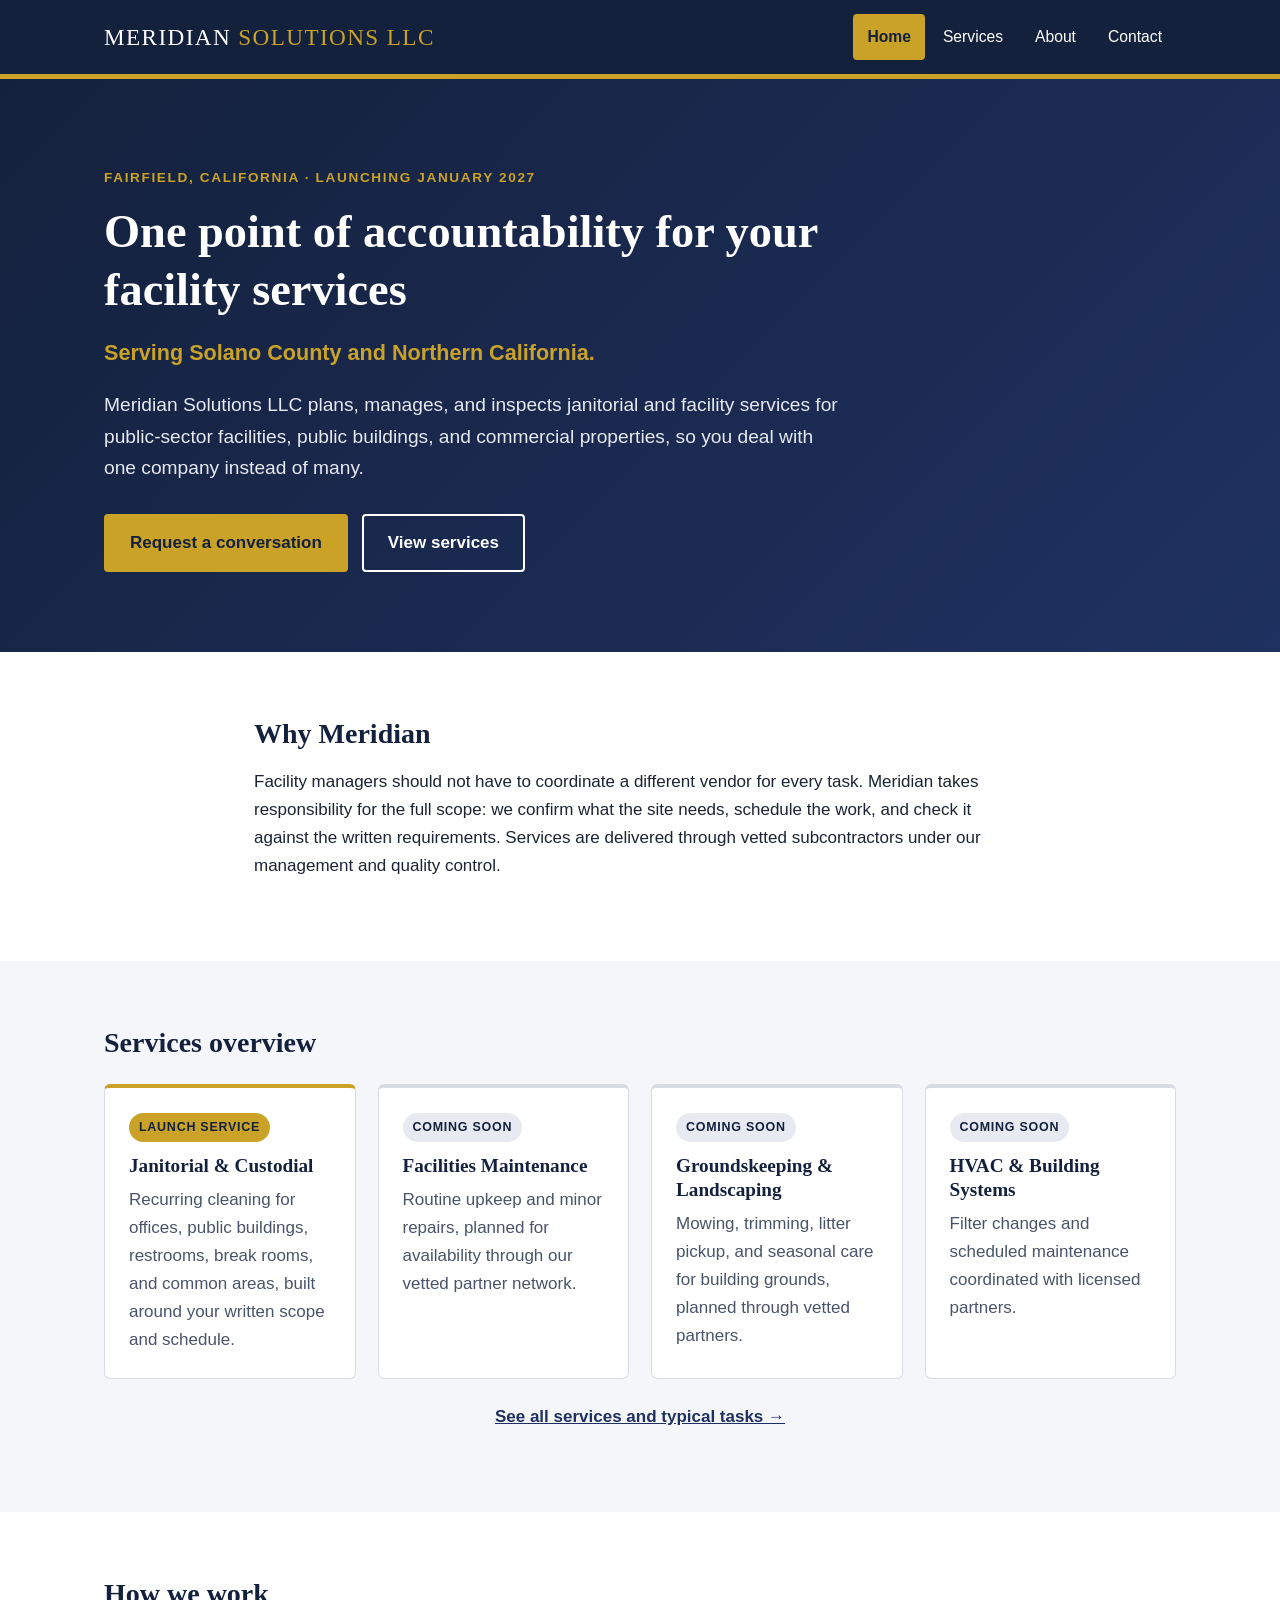
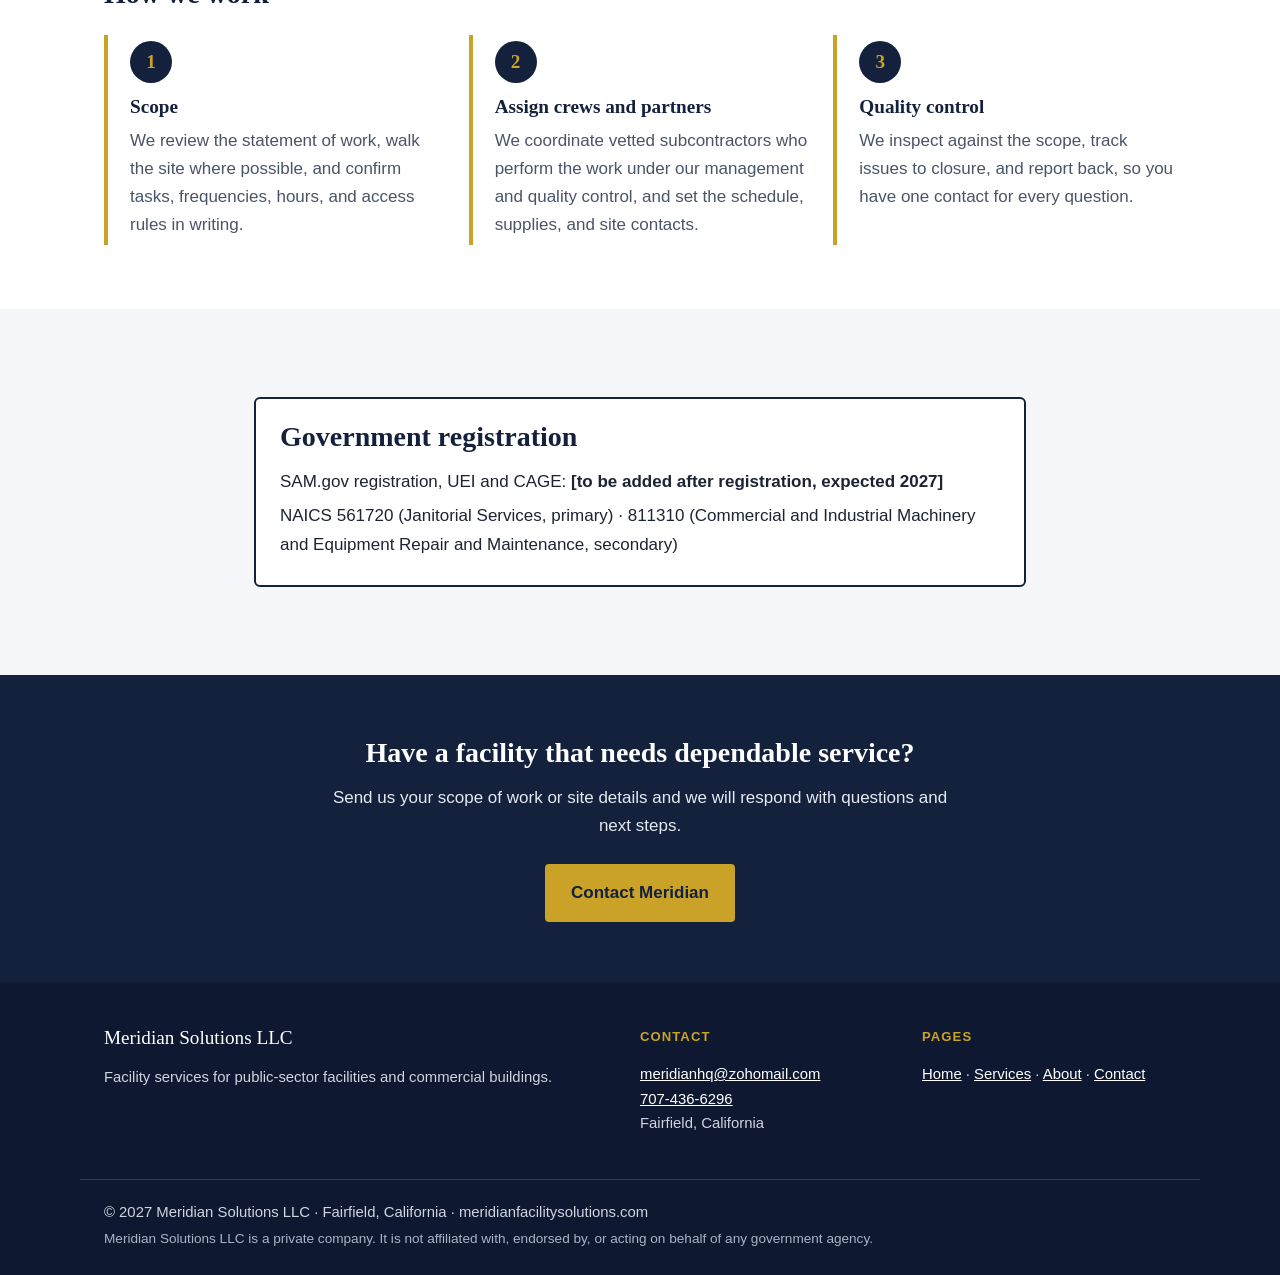
<file: index.html>
<!DOCTYPE html>
<html lang="en">
<head>
<meta charset="utf-8">
<meta name="viewport" content="width=device-width, initial-scale=1">
<title>Meridian Solutions LLC | Facility Services for Public-Sector and Commercial Buildings</title>
<meta name="description" content="Meridian Solutions LLC, based in Fairfield, California, manages janitorial and facility services for public-sector facilities and commercial buildings under one point of accountability.">
<link rel="stylesheet" href="style.css">
</head>
<body>
<a class="skip" href="#main">Skip to main content</a>
<header class="site-header">
  <div class="wrap header-inner">
    <a class="brand" href="index.html">Meridian <span>Solutions LLC</span></a>
    <nav aria-label="Main navigation">
      <ul class="nav">
        <li><a href="index.html" aria-current="page">Home</a></li>
        <li><a href="services.html">Services</a></li>
        <li><a href="about.html">About</a></li>
        <li><a href="contact.html">Contact</a></li>
      </ul>
    </nav>
  </div>
</header>
<main id="main">
  <section class="hero">
    <div class="wrap">
      <p class="eyebrow">Fairfield, California &middot; Launching January 2027</p>
      <h1>One point of accountability for your facility services</h1>
      <p class="tagline">Serving Solano County and Northern California.</p>
      <p class="lead">Meridian Solutions LLC plans, manages, and inspects janitorial and facility services for public-sector facilities, public buildings, and commercial properties, so you deal with one company instead of many.</p>
      <div class="hero-actions">
        <a class="btn btn-gold" href="contact.html">Request a conversation</a>
        <a class="btn btn-outline" href="services.html">View services</a>
      </div>
    </div>
  </section>

  <section class="section">
    <div class="wrap narrow">
      <h2>Why Meridian</h2>
      <!-- OWNER REVIEW BEFORE BIDDING: On small-business set-aside federal service contracts,
     FAR 52.219-14 (Limitations on Subcontracting) generally requires the prime contractor to perform
     at least 50% of the work (by amount paid for services) with its own employees; work subcontracted to
     similarly situated small businesses can count toward that share. Review the workforce wording on this
     site (crews vs. partners) so it matches how you will actually staff each contract. -->
      <p>Facility managers should not have to coordinate a different vendor for every task. Meridian takes responsibility for the full scope: we confirm what the site needs, schedule the work, and check it against the written requirements. Services are delivered through vetted subcontractors under our management and quality control.</p>
    </div>
  </section>

  <section class="section alt">
    <div class="wrap">
      <h2>Services overview</h2>
      <div class="grid">
        <article class="card featured">
          <span class="tag tag-live">Launch service</span>
          <h3>Janitorial &amp; Custodial</h3>
          <p>Recurring cleaning for offices, public buildings, restrooms, break rooms, and common areas, built around your written scope and schedule.</p>
        </article>
        <article class="card">
          <span class="tag">Coming soon</span>
          <h3>Facilities Maintenance</h3>
          <p>Routine upkeep and minor repairs, planned for availability through our vetted partner network.</p>
        </article>
        <article class="card">
          <span class="tag">Coming soon</span>
          <h3>Groundskeeping &amp; Landscaping</h3>
          <p>Mowing, trimming, litter pickup, and seasonal care for building grounds, planned through vetted partners.</p>
        </article>
        <article class="card">
          <span class="tag">Coming soon</span>
          <h3>HVAC &amp; Building Systems</h3>
          <p>Filter changes and scheduled maintenance coordinated with licensed partners.</p>
        </article>
      </div>
      <p class="center"><a class="text-link" href="services.html">See all services and typical tasks &rarr;</a></p>
    </div>
  </section>

  <section class="section">
    <div class="wrap">
      <h2>How we work</h2>
      <ol class="steps">
        <li>
          <span class="step-num" aria-hidden="true">1</span>
          <h3>Scope</h3>
          <p>We review the statement of work, walk the site where possible, and confirm tasks, frequencies, hours, and access rules in writing.</p>
        </li>
        <li>
          <span class="step-num" aria-hidden="true">2</span>
          <h3>Assign crews and partners</h3>
          <p>We coordinate vetted subcontractors who perform the work under our management and quality control, and set the schedule, supplies, and site contacts.</p>
        </li>
        <li>
          <span class="step-num" aria-hidden="true">3</span>
          <h3>Quality control</h3>
          <p>We inspect against the scope, track issues to closure, and report back, so you have one contact for every question.</p>
        </li>
      </ol>
    </div>
  </section>

  <section class="section alt">
    <div class="wrap narrow">
      <div class="reg-box" role="note" aria-label="Government registration status">
        <h2>Government registration</h2>
        <!-- PLACEHOLDER: Replace after SAM.gov registration is active. Do not add numbers before they are issued. -->
        <p>SAM.gov registration, UEI and CAGE: <strong>[to be added after registration, expected 2027]</strong></p>
        <p>NAICS 561720 (Janitorial Services, primary) &middot; 811310 (Commercial and Industrial Machinery and Equipment Repair and Maintenance, secondary)</p>
      </div>
    </div>
  </section>

  <section class="cta">
    <div class="wrap">
      <h2>Have a facility that needs dependable service?</h2>
      <p>Send us your scope of work or site details and we will respond with questions and next steps.</p>
      <a class="btn btn-gold" href="contact.html">Contact Meridian</a>
    </div>
  </section>
</main>
<footer class="site-footer">
  <div class="wrap footer-grid">
    <div>
      <p class="footer-brand">Meridian Solutions LLC</p>
      <p>Facility services for public-sector facilities and commercial buildings.</p>
    </div>
    <div>
      <p class="footer-head">Contact</p>
      <p><a href="mailto:meridianhq@zohomail.com">meridianhq@zohomail.com</a><br>
      <a href="tel:+17074366296">707-436-6296</a><br>
      Fairfield, California</p>
    </div>
    <div>
      <p class="footer-head">Pages</p>
      <p><a href="index.html">Home</a> &middot; <a href="services.html">Services</a> &middot; <a href="about.html">About</a> &middot; <a href="contact.html">Contact</a></p>
    </div>
  </div>
  <div class="wrap footer-bottom">
    <p>&copy; 2027 Meridian Solutions LLC &middot; Fairfield, California &middot; meridianfacilitysolutions.com</p>
    <p class="disclaimer">Meridian Solutions LLC is a private company. It is not affiliated with, endorsed by, or acting on behalf of any government agency.</p>
  </div>
</footer>
</body>
</html>
</file>
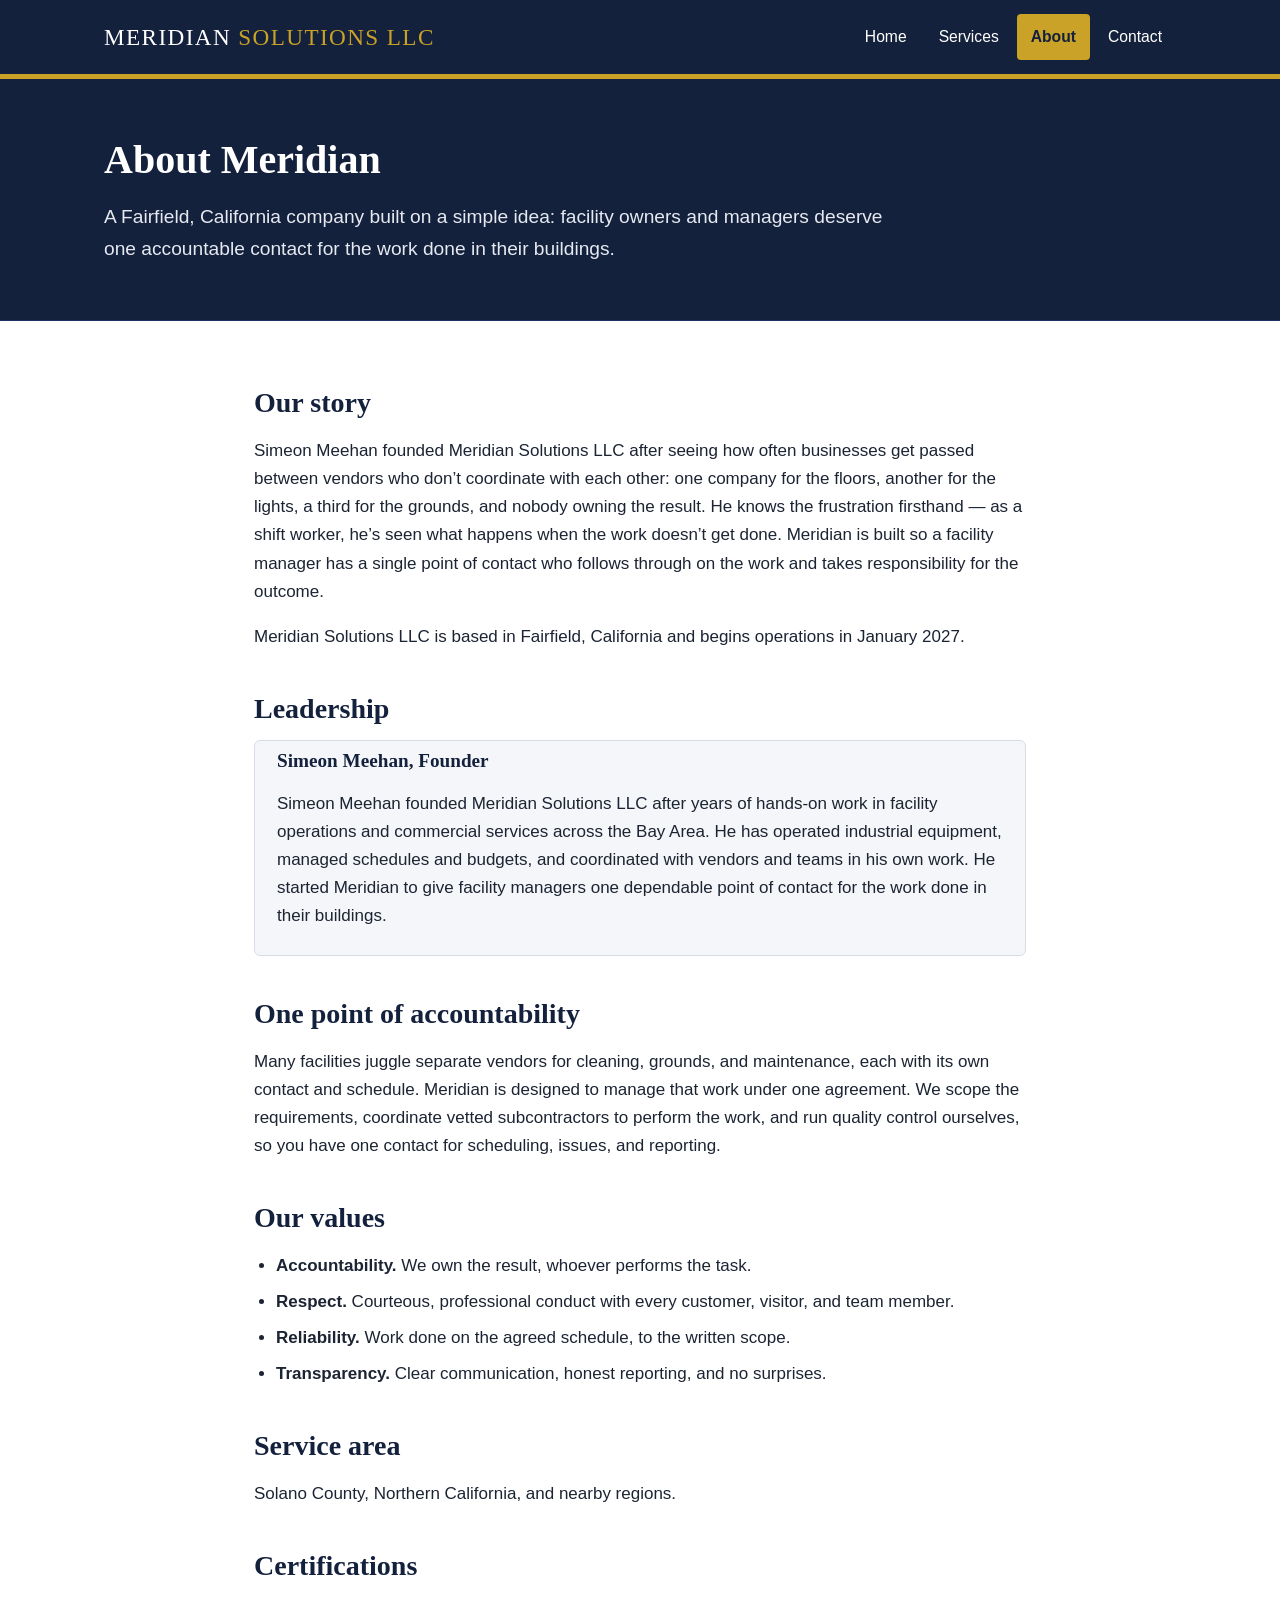
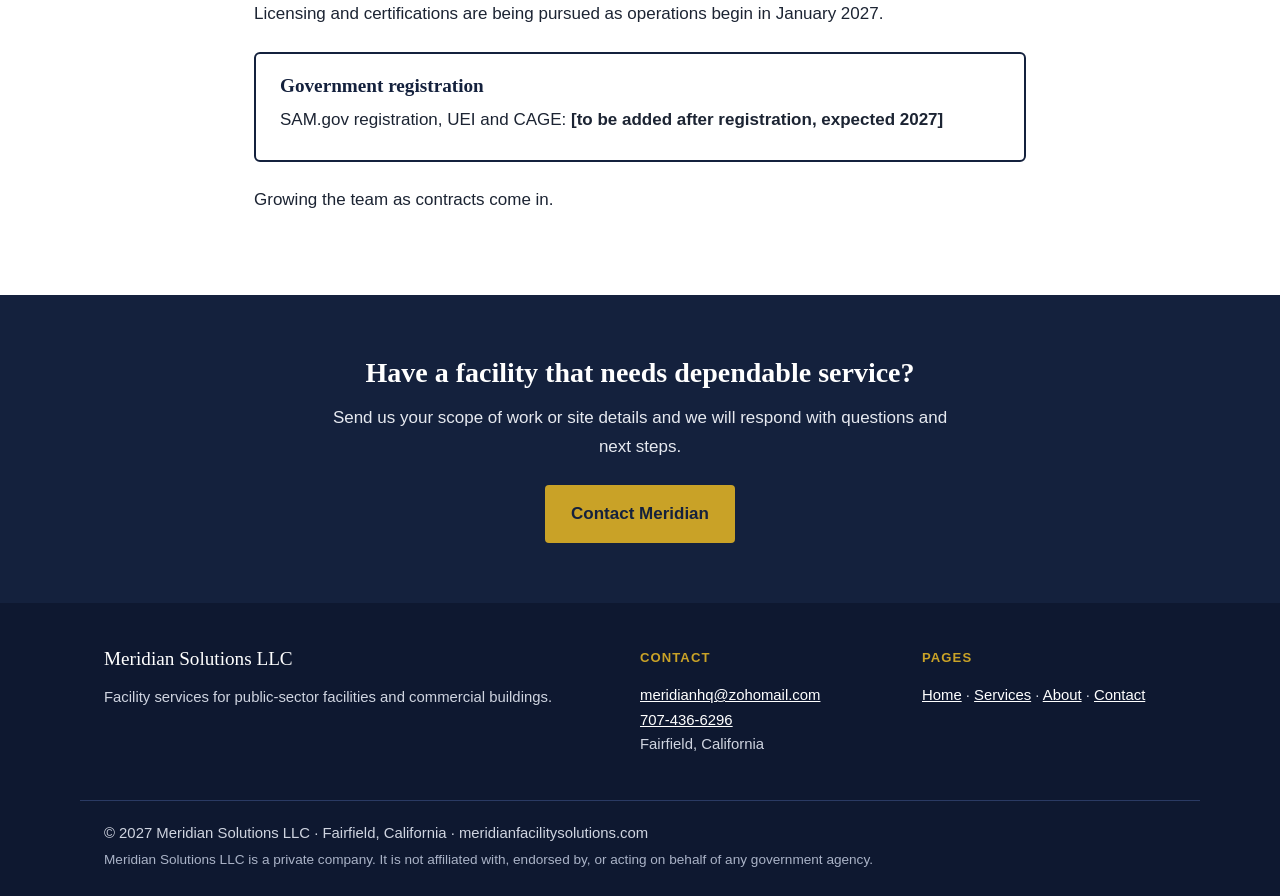
<file: about.html>
<!DOCTYPE html>
<html lang="en">
<head>
<meta charset="utf-8">
<meta name="viewport" content="width=device-width, initial-scale=1">
<title>About | Meridian Solutions LLC</title>
<meta name="description" content="About Meridian Solutions LLC, a Fairfield, California facility services company built around one point of accountability for public-sector facilities and commercial buildings.">
<link rel="stylesheet" href="style.css">
</head>
<body>
<a class="skip" href="#main">Skip to main content</a>
<header class="site-header">
  <div class="wrap header-inner">
    <a class="brand" href="index.html">Meridian <span>Solutions LLC</span></a>
    <nav aria-label="Main navigation">
      <ul class="nav">
        <li><a href="index.html">Home</a></li>
        <li><a href="services.html">Services</a></li>
        <li><a href="about.html" aria-current="page">About</a></li>
        <li><a href="contact.html">Contact</a></li>
      </ul>
    </nav>
  </div>
</header>
<main id="main">
  <section class="page-hero">
    <div class="wrap">
      <h1>About Meridian</h1>
      <p class="lead">A Fairfield, California company built on a simple idea: facility owners and managers deserve one accountable contact for the work done in their buildings.</p>
    </div>
  </section>
  <section class="section">
    <div class="wrap narrow">
      <h2>Our story</h2>
      <p>Simeon Meehan founded Meridian Solutions LLC after seeing how often businesses get passed between vendors who don&rsquo;t coordinate with each other: one company for the floors, another for the lights, a third for the grounds, and nobody owning the result. He knows the frustration firsthand &mdash; as a shift worker, he&rsquo;s seen what happens when the work doesn&rsquo;t get done. Meridian is built so a facility manager has a single point of contact who follows through on the work and takes responsibility for the outcome.</p>
      <p>Meridian Solutions LLC is based in Fairfield, California and begins operations in January 2027.</p>

      <h2>Leadership</h2>
      <div class="bio">
        <h3>Simeon Meehan, Founder</h3>
        <p>Simeon Meehan founded Meridian Solutions LLC after years of hands-on work in facility operations and commercial services across the Bay Area. He has operated industrial equipment, managed schedules and budgets, and coordinated with vendors and teams in his own work. He started Meridian to give facility managers one dependable point of contact for the work done in their buildings.</p>
      </div>

      <h2>One point of accountability</h2>
      <!-- OWNER REVIEW BEFORE BIDDING: On small-business set-aside federal service contracts,
     FAR 52.219-14 (Limitations on Subcontracting) generally requires the prime contractor to perform
     at least 50% of the work (by amount paid for services) with its own employees; work subcontracted to
     similarly situated small businesses can count toward that share. Review the workforce wording on this
     site (crews vs. partners) so it matches how you will actually staff each contract. -->
      <p>Many facilities juggle separate vendors for cleaning, grounds, and maintenance, each with its own contact and schedule. Meridian is designed to manage that work under one agreement. We scope the requirements, coordinate vetted subcontractors to perform the work, and run quality control ourselves, so you have one contact for scheduling, issues, and reporting.</p>

      <h2>Our values</h2>
      <ul class="values">
        <li><strong>Accountability.</strong> We own the result, whoever performs the task.</li>
        <li><strong>Respect.</strong> Courteous, professional conduct with every customer, visitor, and team member.</li>
        <li><strong>Reliability.</strong> Work done on the agreed schedule, to the written scope.</li>
        <li><strong>Transparency.</strong> Clear communication, honest reporting, and no surprises.</li>
      </ul>

      <h2>Service area</h2>
      <p>Solano County, Northern California, and nearby regions.</p>

      <h2>Certifications</h2>
      <p>Licensing and certifications are being pursued as operations begin in January 2027.</p>

      <div class="reg-box" role="note" aria-label="Government registration status">
        <h3>Government registration</h3>
        <p>SAM.gov registration, UEI and CAGE: <strong>[to be added after registration, expected 2027]</strong></p>
      </div>

      <p>Growing the team as contracts come in.</p>
    </div>
  </section>
  <section class="cta">
    <div class="wrap">
      <h2>Have a facility that needs dependable service?</h2>
      <p>Send us your scope of work or site details and we will respond with questions and next steps.</p>
      <a class="btn btn-gold" href="contact.html">Contact Meridian</a>
    </div>
  </section>
</main>
<footer class="site-footer">
  <div class="wrap footer-grid">
    <div>
      <p class="footer-brand">Meridian Solutions LLC</p>
      <p>Facility services for public-sector facilities and commercial buildings.</p>
    </div>
    <div>
      <p class="footer-head">Contact</p>
      <p><a href="mailto:meridianhq@zohomail.com">meridianhq@zohomail.com</a><br>
      <a href="tel:+17074366296">707-436-6296</a><br>
      Fairfield, California</p>
    </div>
    <div>
      <p class="footer-head">Pages</p>
      <p><a href="index.html">Home</a> &middot; <a href="services.html">Services</a> &middot; <a href="about.html">About</a> &middot; <a href="contact.html">Contact</a></p>
    </div>
  </div>
  <div class="wrap footer-bottom">
    <p>&copy; 2027 Meridian Solutions LLC &middot; Fairfield, California &middot; meridianfacilitysolutions.com</p>
    <p class="disclaimer">Meridian Solutions LLC is a private company. It is not affiliated with, endorsed by, or acting on behalf of any government agency.</p>
  </div>
</footer>
</body>
</html>
</file>
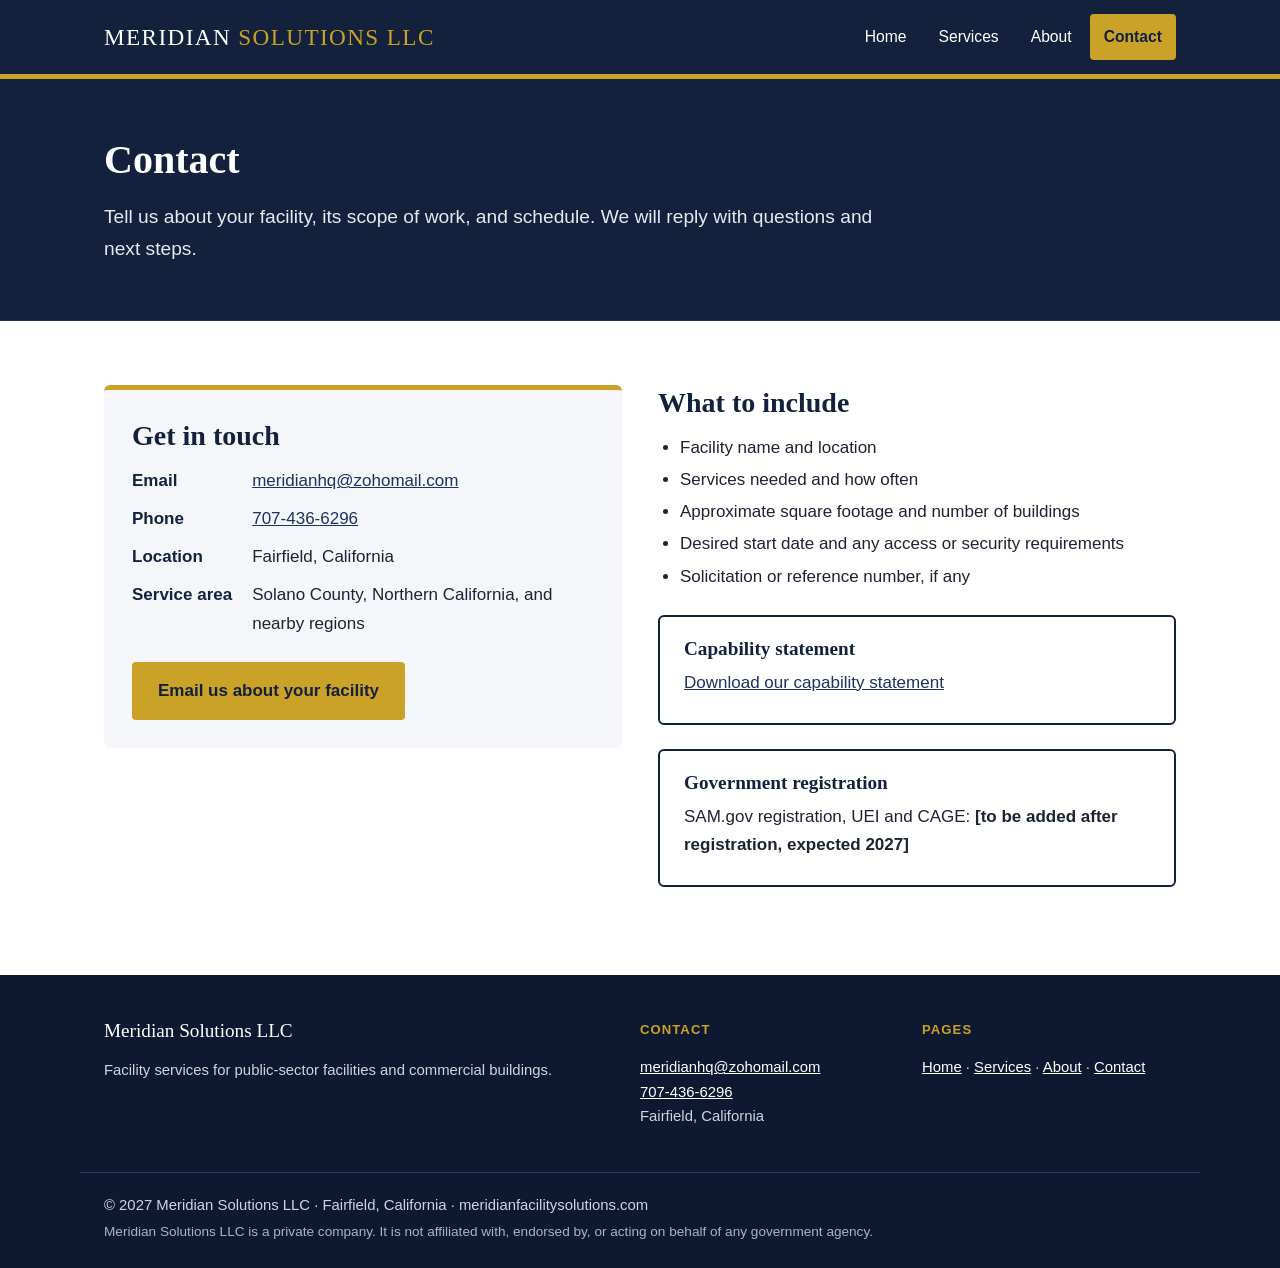
<file: contact.html>
<!DOCTYPE html>
<html lang="en">
<head>
<meta charset="utf-8">
<meta name="viewport" content="width=device-width, initial-scale=1">
<title>Contact | Meridian Solutions LLC</title>
<meta name="description" content="Contact Meridian Solutions LLC in Fairfield, California by email or phone about janitorial and facility services. Download our capability statement.">
<link rel="stylesheet" href="style.css">
</head>
<body>
<a class="skip" href="#main">Skip to main content</a>
<header class="site-header">
  <div class="wrap header-inner">
    <a class="brand" href="index.html">Meridian <span>Solutions LLC</span></a>
    <nav aria-label="Main navigation">
      <ul class="nav">
        <li><a href="index.html">Home</a></li>
        <li><a href="services.html">Services</a></li>
        <li><a href="about.html">About</a></li>
        <li><a href="contact.html" aria-current="page">Contact</a></li>
      </ul>
    </nav>
  </div>
</header>
<main id="main">
  <section class="page-hero">
    <div class="wrap">
      <h1>Contact</h1>
      <p class="lead">Tell us about your facility, its scope of work, and schedule. We will reply with questions and next steps.</p>
    </div>
  </section>
  <section class="section">
    <div class="wrap contact-grid">
      <div class="contact-card">
        <h2>Get in touch</h2>
        <dl class="contact-list">
          <dt>Email</dt>
          <dd><a href="mailto:meridianhq@zohomail.com">meridianhq@zohomail.com</a></dd>
          <dt>Phone</dt>
          <dd><a href="tel:+17074366296">707-436-6296</a></dd>
          <dt>Location</dt>
          <dd>Fairfield, California</dd>
          <dt>Service area</dt>
          <dd>Solano County, Northern California, and nearby regions</dd>
        </dl>
        <a class="btn btn-gold" href="mailto:meridianhq@zohomail.com?subject=Facility%20services%20inquiry&amp;body=Facility%20name%20and%20location%3A%0AServices%20needed%3A%0ASquare%20footage%20and%20frequency%3A%0ADesired%20start%20date%3A%0A">Email us about your facility</a>
      </div>
      <div class="contact-side">
        <h2>What to include</h2>
        <ul class="tasks">
          <li>Facility name and location</li>
          <li>Services needed and how often</li>
          <li>Approximate square footage and number of buildings</li>
          <li>Desired start date and any access or security requirements</li>
          <li>Solicitation or reference number, if any</li>
        </ul>
        <div class="reg-box">
          <h3>Capability statement</h3>
          <p><a href="docs/capability-statement.pdf">Download our capability statement</a></p>
        </div>
        <div class="reg-box">
          <h3>Government registration</h3>
          <p>SAM.gov registration, UEI and CAGE: <strong>[to be added after registration, expected 2027]</strong></p>
        </div>
      </div>
    </div>
  </section>
</main>
<footer class="site-footer">
  <div class="wrap footer-grid">
    <div>
      <p class="footer-brand">Meridian Solutions LLC</p>
      <p>Facility services for public-sector facilities and commercial buildings.</p>
    </div>
    <div>
      <p class="footer-head">Contact</p>
      <p><a href="mailto:meridianhq@zohomail.com">meridianhq@zohomail.com</a><br>
      <a href="tel:+17074366296">707-436-6296</a><br>
      Fairfield, California</p>
    </div>
    <div>
      <p class="footer-head">Pages</p>
      <p><a href="index.html">Home</a> &middot; <a href="services.html">Services</a> &middot; <a href="about.html">About</a> &middot; <a href="contact.html">Contact</a></p>
    </div>
  </div>
  <div class="wrap footer-bottom">
    <p>&copy; 2027 Meridian Solutions LLC &middot; Fairfield, California &middot; meridianfacilitysolutions.com</p>
    <p class="disclaimer">Meridian Solutions LLC is a private company. It is not affiliated with, endorsed by, or acting on behalf of any government agency.</p>
  </div>
</footer>
</body>
</html>
</file>
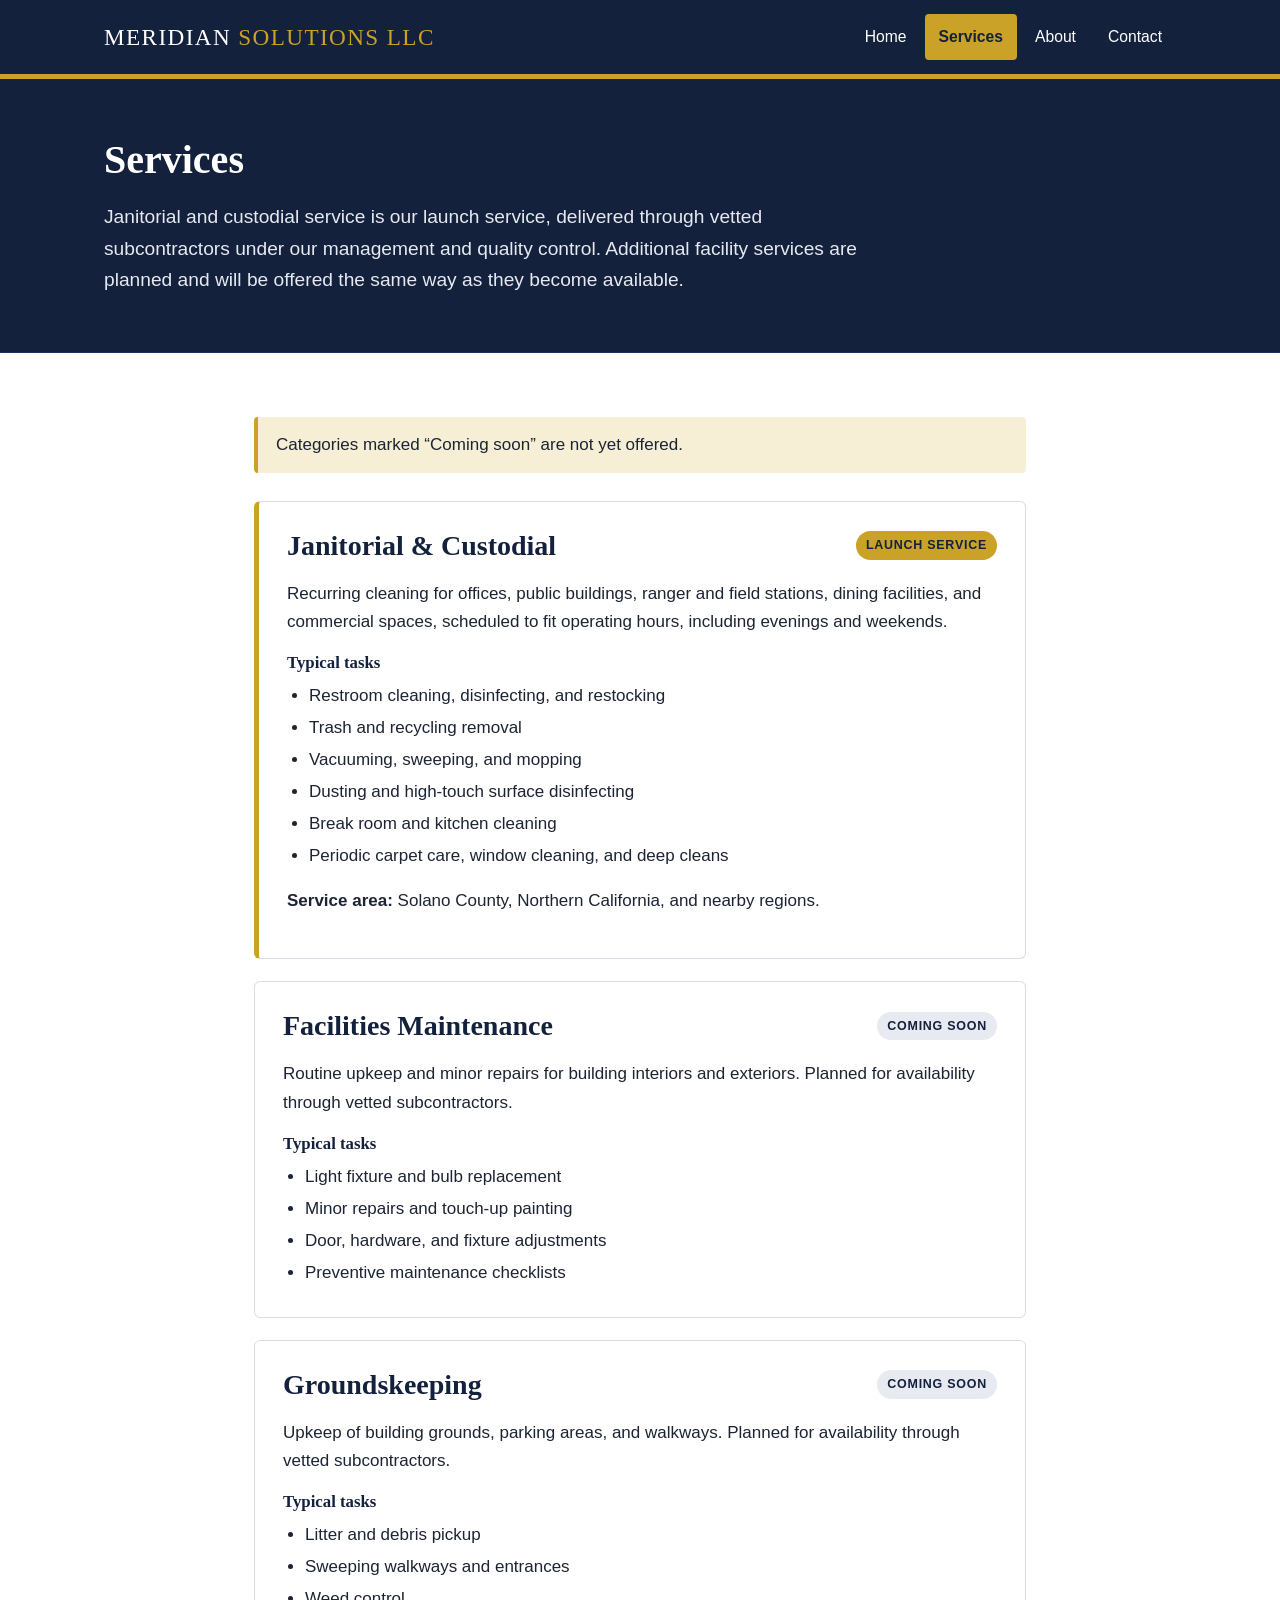
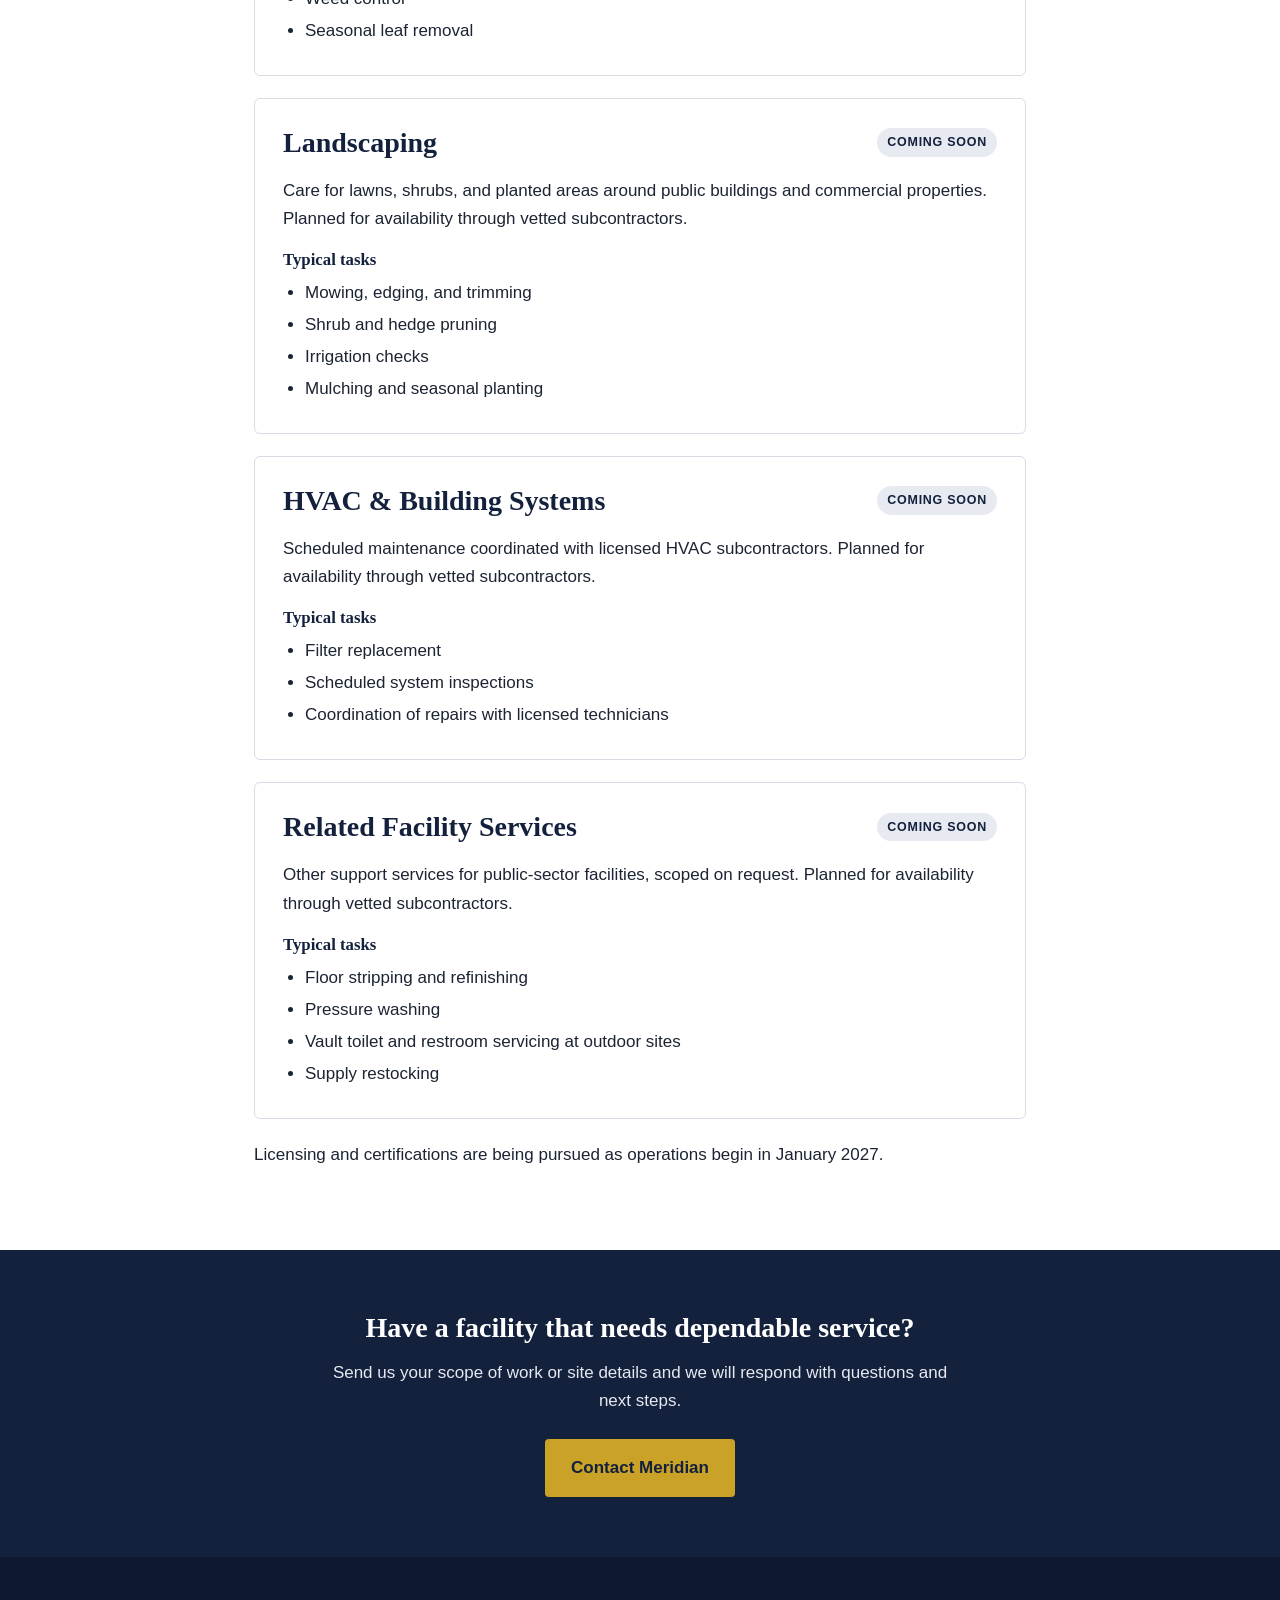
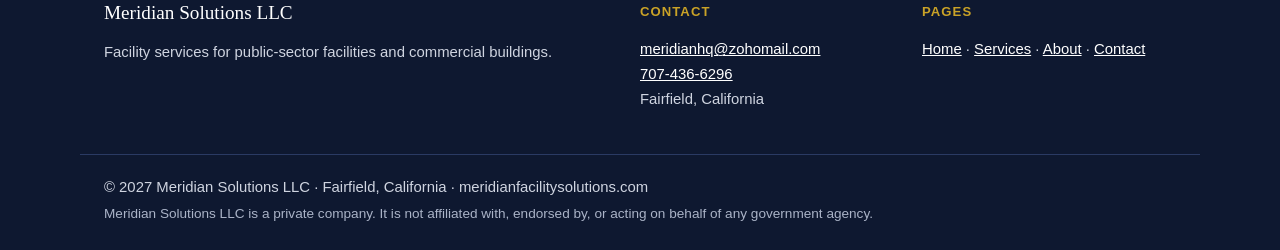
<file: services.html>
<!DOCTYPE html>
<html lang="en">
<head>
<meta charset="utf-8">
<meta name="viewport" content="width=device-width, initial-scale=1">
<title>Services | Meridian Solutions LLC</title>
<meta name="description" content="Janitorial and custodial services for public-sector facilities and commercial buildings, with facilities maintenance, grounds, landscaping, and HVAC planned through vetted subcontractors.">
<link rel="stylesheet" href="style.css">
</head>
<body>
<a class="skip" href="#main">Skip to main content</a>
<header class="site-header">
  <div class="wrap header-inner">
    <a class="brand" href="index.html">Meridian <span>Solutions LLC</span></a>
    <nav aria-label="Main navigation">
      <ul class="nav">
        <li><a href="index.html">Home</a></li>
        <li><a href="services.html" aria-current="page">Services</a></li>
        <li><a href="about.html">About</a></li>
        <li><a href="contact.html">Contact</a></li>
      </ul>
    </nav>
  </div>
</header>
<main id="main">
  <section class="page-hero">
    <div class="wrap">
      <h1>Services</h1>
      <p class="lead">Janitorial and custodial service is our launch service, delivered through vetted subcontractors under our management and quality control. Additional facility services are planned and will be offered the same way as they become available.</p>
    </div>
  </section>
  <section class="section">
    <div class="wrap narrow">
      <!-- OWNER REVIEW BEFORE BIDDING: On small-business set-aside federal service contracts,
     FAR 52.219-14 (Limitations on Subcontracting) generally requires the prime contractor to perform
     at least 50% of the work (by amount paid for services) with its own employees; work subcontracted to
     similarly situated small businesses can count toward that share. Review the workforce wording on this
     site (crews vs. partners) so it matches how you will actually staff each contract. -->
      <p class="note">Categories marked &ldquo;Coming soon&rdquo; are not yet offered.</p>
      <article class="service" id="janitorial">
        <div class="service-head"><h2>Janitorial &amp; Custodial</h2><span class="tag tag-live">Launch service</span></div>
        <p>Recurring cleaning for offices, public buildings, ranger and field stations, dining facilities, and commercial spaces, scheduled to fit operating hours, including evenings and weekends.</p>
        <h3>Typical tasks</h3>
        <ul class="tasks"><li>Restroom cleaning, disinfecting, and restocking</li><li>Trash and recycling removal</li><li>Vacuuming, sweeping, and mopping</li><li>Dusting and high-touch surface disinfecting</li><li>Break room and kitchen cleaning</li><li>Periodic carpet care, window cleaning, and deep cleans</li></ul>
        <p><strong>Service area:</strong> Solano County, Northern California, and nearby regions.</p>
      </article>
      <article class="service" id="facilities">
        <div class="service-head"><h2>Facilities Maintenance</h2><span class="tag">Coming soon</span></div>
        <p>Routine upkeep and minor repairs for building interiors and exteriors. Planned for availability through vetted subcontractors.</p>
        <h3>Typical tasks</h3>
        <ul class="tasks"><li>Light fixture and bulb replacement</li><li>Minor repairs and touch-up painting</li><li>Door, hardware, and fixture adjustments</li><li>Preventive maintenance checklists</li></ul>
      </article>
      <article class="service" id="groundskeeping">
        <div class="service-head"><h2>Groundskeeping</h2><span class="tag">Coming soon</span></div>
        <p>Upkeep of building grounds, parking areas, and walkways. Planned for availability through vetted subcontractors.</p>
        <h3>Typical tasks</h3>
        <ul class="tasks"><li>Litter and debris pickup</li><li>Sweeping walkways and entrances</li><li>Weed control</li><li>Seasonal leaf removal</li></ul>
      </article>
      <article class="service" id="landscaping">
        <div class="service-head"><h2>Landscaping</h2><span class="tag">Coming soon</span></div>
        <p>Care for lawns, shrubs, and planted areas around public buildings and commercial properties. Planned for availability through vetted subcontractors.</p>
        <h3>Typical tasks</h3>
        <ul class="tasks"><li>Mowing, edging, and trimming</li><li>Shrub and hedge pruning</li><li>Irrigation checks</li><li>Mulching and seasonal planting</li></ul>
      </article>
      <article class="service" id="hvac">
        <div class="service-head"><h2>HVAC &amp; Building Systems</h2><span class="tag">Coming soon</span></div>
        <p>Scheduled maintenance coordinated with licensed HVAC subcontractors. Planned for availability through vetted subcontractors.</p>
        <h3>Typical tasks</h3>
        <ul class="tasks"><li>Filter replacement</li><li>Scheduled system inspections</li><li>Coordination of repairs with licensed technicians</li></ul>
      </article>
      <article class="service" id="related">
        <div class="service-head"><h2>Related Facility Services</h2><span class="tag">Coming soon</span></div>
        <p>Other support services for public-sector facilities, scoped on request. Planned for availability through vetted subcontractors.</p>
        <h3>Typical tasks</h3>
        <ul class="tasks"><li>Floor stripping and refinishing</li><li>Pressure washing</li><li>Vault toilet and restroom servicing at outdoor sites</li><li>Supply restocking</li></ul>
      </article>
      <p>Licensing and certifications are being pursued as operations begin in January 2027.</p>
    </div>
  </section>
  <section class="cta">
    <div class="wrap">
      <h2>Have a facility that needs dependable service?</h2>
      <p>Send us your scope of work or site details and we will respond with questions and next steps.</p>
      <a class="btn btn-gold" href="contact.html">Contact Meridian</a>
    </div>
  </section>
</main>
<footer class="site-footer">
  <div class="wrap footer-grid">
    <div>
      <p class="footer-brand">Meridian Solutions LLC</p>
      <p>Facility services for public-sector facilities and commercial buildings.</p>
    </div>
    <div>
      <p class="footer-head">Contact</p>
      <p><a href="mailto:meridianhq@zohomail.com">meridianhq@zohomail.com</a><br>
      <a href="tel:+17074366296">707-436-6296</a><br>
      Fairfield, California</p>
    </div>
    <div>
      <p class="footer-head">Pages</p>
      <p><a href="index.html">Home</a> &middot; <a href="services.html">Services</a> &middot; <a href="about.html">About</a> &middot; <a href="contact.html">Contact</a></p>
    </div>
  </div>
  <div class="wrap footer-bottom">
    <p>&copy; 2027 Meridian Solutions LLC &middot; Fairfield, California &middot; meridianfacilitysolutions.com</p>
    <p class="disclaimer">Meridian Solutions LLC is a private company. It is not affiliated with, endorsed by, or acting on behalf of any government agency.</p>
  </div>
</footer>
</body>
</html>
</file>
<file: style.css>
/* Meridian Solutions LLC - shared stylesheet */
:root{--navy:#14213d;--navy-2:#1f3160;--gold:#c9a227;--gold-light:#f6efd6;--ink:#1c2433;--muted:#4a5468;--line:#d8dce5;--bg-alt:#f5f6f9}
*{box-sizing:border-box}
html{scroll-behavior:smooth}
body{margin:0;font-family:Arial,Helvetica,sans-serif;color:var(--ink);background:#fff;line-height:1.65;font-size:17px}
h1,h2,h3,.brand,.footer-brand{font-family:Georgia,"Times New Roman",serif;color:var(--navy);line-height:1.25}
h1{font-size:2.5rem;margin:0 0 16px}
h2{font-size:1.75rem;margin:40px 0 14px}
h3{font-size:1.2rem;margin:0 0 8px}
.section h2:first-child,.section .wrap>h2:first-child{margin-top:0}
a{color:var(--navy-2)}
a:focus-visible,.btn:focus-visible{outline:3px solid var(--gold);outline-offset:3px}
.wrap{max-width:1120px;margin:0 auto;padding:0 24px}
.narrow{max-width:820px}
.center{text-align:center}
.skip{position:absolute;left:-9999px;top:0;background:var(--gold);color:var(--navy);padding:10px 16px;z-index:10;font-weight:bold}
.skip:focus{left:12px;top:12px}

/* Header */
.site-header{background:var(--navy);border-bottom:5px solid var(--gold);position:sticky;top:0;z-index:5}
.header-inner{display:flex;align-items:center;justify-content:space-between;gap:16px;min-height:74px;flex-wrap:wrap}
.brand{color:#fff;text-decoration:none;font-size:1.45rem;letter-spacing:.06em;text-transform:uppercase;padding:14px 0}
.brand span{color:var(--gold)}
.nav{list-style:none;margin:0;padding:0;display:flex;gap:4px;flex-wrap:wrap}
.nav a{color:#fff;text-decoration:none;padding:10px 14px;border-radius:4px;display:block;font-size:.98rem}
.nav a:hover{background:var(--navy-2)}
.nav a[aria-current="page"]{color:var(--navy);background:var(--gold);font-weight:bold}

/* Hero */
.hero{background:linear-gradient(135deg,var(--navy) 0%,var(--navy-2) 100%);color:#fff;padding:88px 0 80px}
.hero h1{color:#fff;font-size:2.9rem;max-width:820px}
.hero .tagline{color:var(--gold,#c9a227);font-size:1.35rem;font-weight:600;margin:0 0 18px}
.hero .lead{color:#e6e9f0;max-width:740px}
.eyebrow{color:var(--gold);text-transform:uppercase;letter-spacing:.12em;font-size:.85rem;font-weight:bold;margin:0 0 14px}
.lead{font-size:1.2rem;margin:0 0 8px}
.hero-actions{margin-top:30px;display:flex;gap:14px;flex-wrap:wrap}
.page-hero{background:var(--navy);color:#fff;padding:56px 0 48px;border-bottom:1px solid var(--navy-2)}
.page-hero h1{color:#fff}
.page-hero .lead{color:#e6e9f0;max-width:780px}

/* Buttons */
.btn{display:inline-block;padding:13px 24px;border-radius:4px;text-decoration:none;font-weight:bold;border:2px solid transparent}
.btn-gold{background:var(--gold);color:var(--navy)}
.btn-gold:hover{background:#dbb53a}
.btn-outline{border-color:#fff;color:#fff}
.btn-outline:hover{background:#fff;color:var(--navy)}
.text-link{font-weight:bold}

/* Sections */
.section{padding:64px 0}
.section.alt{background:var(--bg-alt)}
.grid{display:grid;grid-template-columns:repeat(auto-fit,minmax(240px,1fr));gap:22px;margin:24px 0}
.card{background:#fff;border:1px solid var(--line);border-top:4px solid var(--line);border-radius:6px;padding:24px}
.card.featured{border-top-color:var(--gold)}
.card p{margin:0;color:var(--muted)}
.tag{display:inline-block;font-size:.78rem;font-weight:bold;text-transform:uppercase;letter-spacing:.06em;background:#e7eaf1;color:var(--navy);padding:4px 10px;border-radius:20px;margin-bottom:12px}
.tag-live{background:var(--gold);color:var(--navy)}

/* Steps */
.steps{list-style:none;padding:0;margin:24px 0 0;display:grid;grid-template-columns:repeat(auto-fit,minmax(260px,1fr));gap:22px;counter-reset:none}
.steps li{border-left:4px solid var(--gold);padding:6px 0 6px 22px}
.step-num{display:inline-flex;align-items:center;justify-content:center;width:42px;height:42px;border-radius:50%;background:var(--navy);color:var(--gold);font-family:Georgia,serif;font-weight:bold;font-size:1.2rem;margin-bottom:12px}
.steps p{margin:0;color:var(--muted)}

/* Services page */
.service{border:1px solid var(--line);border-radius:6px;padding:26px 28px;margin:0 0 22px}
.service:first-of-type{border-left:5px solid var(--gold)}
.service-head{display:flex;justify-content:space-between;align-items:center;gap:12px;flex-wrap:wrap}
.service-head h2{margin:0}
.service-head .tag{margin:0}
.service h3{margin-top:14px;font-size:1.05rem}
.tasks{margin:6px 0 0;padding-left:22px}
.tasks li{margin:4px 0}
.note{background:var(--gold-light);border-left:4px solid var(--gold);padding:14px 18px;border-radius:4px;margin:0 0 28px}

/* About */
.values{padding-left:22px}
.values li{margin:8px 0}
.bio{border:1px solid var(--line);border-radius:6px;padding:8px 22px;background:var(--bg-alt)}

/* Placeholders - remove styling once filled in */
.placeholder,.ph-inline{background:#fff7d6;border:1px dashed #a07d10;color:#5a4605;padding:8px 12px;border-radius:4px;font-style:italic}
.ph-inline{display:inline-block;padding:3px 8px;font-size:.92em}
.site-footer .ph-inline{background:transparent;border-color:var(--gold);color:#f0dc9a}

/* Registration box */
.reg-box{border:2px solid var(--navy);border-radius:6px;padding:20px 24px;background:#fff;margin:24px 0}
.reg-box h2,.reg-box h3{margin-top:0}
.reg-box p{margin:6px 0}

/* Contact */
.contact-grid{display:grid;grid-template-columns:1fr 1fr;gap:36px}
.contact-card{align-self:start;background:var(--bg-alt);border-top:5px solid var(--gold);border-radius:6px;padding:28px}
.contact-card h2,.contact-side h2{margin-top:0}
.contact-list{margin:0 0 24px;display:grid;grid-template-columns:auto 1fr;gap:10px 20px}
.contact-list dt{font-weight:bold;color:var(--navy)}
.contact-list dd{margin:0}

/* CTA */
.cta{background:var(--navy);color:#fff;text-align:center;padding:60px 0}
.cta h2{color:#fff;margin-top:0}
.cta p{color:#e6e9f0;margin:0 auto 24px;max-width:640px}

/* Footer */
.site-footer{background:#0e1830;color:#cfd4e0;padding:44px 0 20px;font-size:.93rem}
.site-footer a{color:#fff}
.footer-grid{display:grid;grid-template-columns:2fr 1fr 1fr;gap:28px}
.footer-brand{color:#fff;font-size:1.2rem;margin:0 0 8px}
.footer-head{color:var(--gold);font-weight:bold;text-transform:uppercase;letter-spacing:.08em;font-size:.82rem;margin:0 0 8px}
.footer-bottom{border-top:1px solid #2a3a63;margin-top:28px;padding-top:16px}
.footer-bottom p{margin:4px 0}
.disclaimer{font-size:.85rem;color:#aab3c7}

/* Responsive */
@media (max-width:820px){
  body{font-size:16px}
  h1,.hero h1{font-size:2rem}
  .hero{padding:60px 0 56px}
  .contact-grid,.footer-grid{grid-template-columns:1fr}
  .header-inner{justify-content:center;text-align:center}
  .nav{justify-content:center}
}
@media (max-width:480px){
  .brand{font-size:1.15rem}
  .nav a{padding:8px 10px;font-size:.92rem}
  .contact-list{grid-template-columns:1fr}
  .contact-list dd{margin-bottom:8px}
}
</file>
